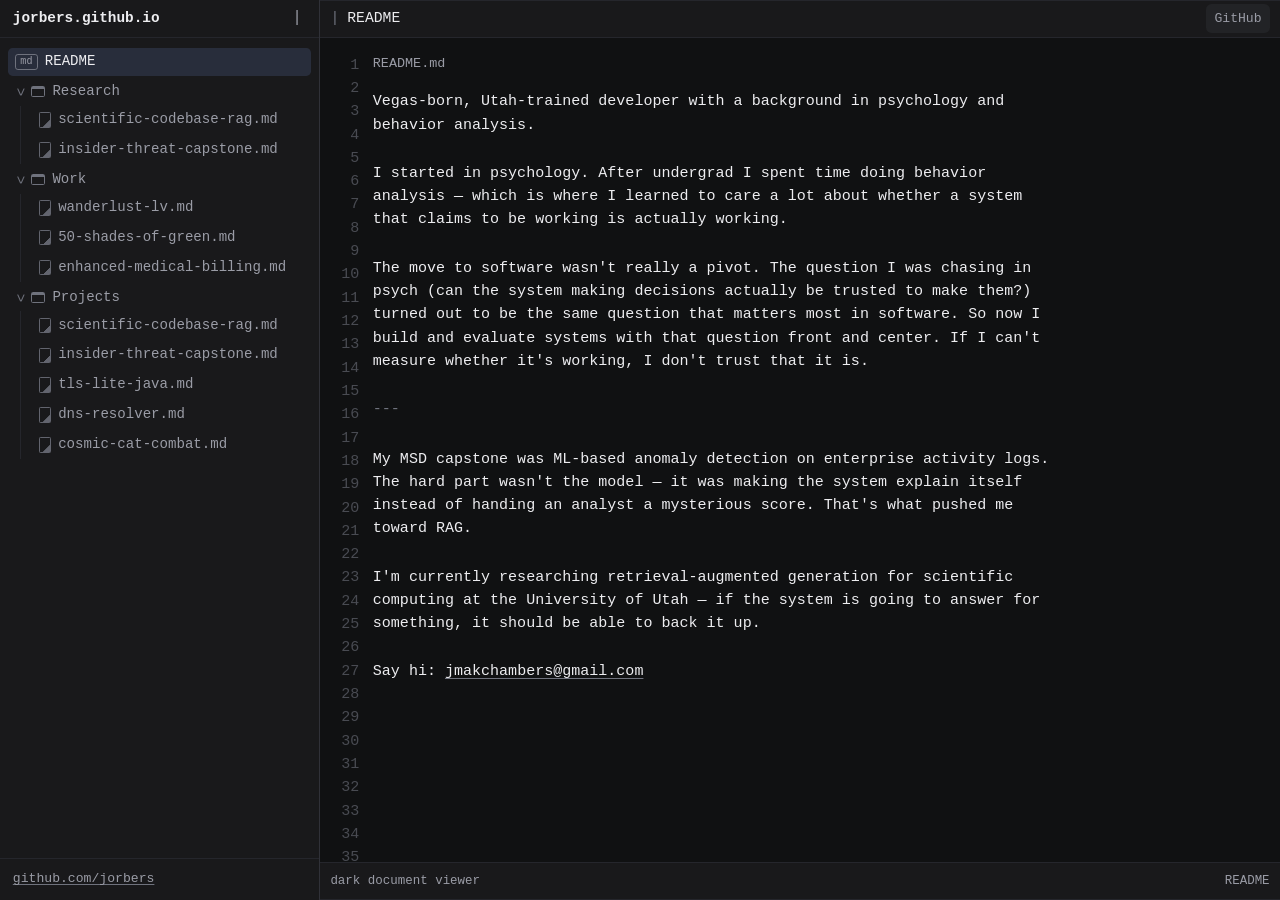
<file: index.html>
<!doctype html>
<html lang="en">
  <head>
    <meta charset="utf-8">
    <meta name="viewport" content="width=device-width, initial-scale=1">
    <meta name="description" content="README for a software developer and AI/ML researcher working on trustworthy RAG systems for scientific computing.">
    <title>README / Jordan Chambers</title>
    <link rel="stylesheet" href="styles.css">
  </head>
  <body>
    <aside class="navigator" id="navigator" aria-label="File tree">
      <header class="navigator-header">
        <a class="workspace-name" href="index.html">jorbers.github.io</a>
        <button class="icon-button sidebar-toggle" type="button" aria-label="Collapse file tree" aria-controls="navigator">
          <span aria-hidden="true">|</span>
        </button>
      </header>

      <nav class="tree">
        <div class="tree-group">
          <div class="tree-item">
            <a class="tree-link root-file active" href="index.html">
              <span class="file-icon">md</span>
              <span>README</span>
            </a>
          </div>
          <div class="tree-item">
            <details open>
              <summary><span class="folder-icon"></span>Research</summary>
              <div class="tree-group">
                <div class="tree-item"><a class="tree-link" href="research.html#rag-work">scientific-codebase-rag.md</a></div>
                <div class="tree-item"><a class="tree-link" href="research.html#capstone">insider-threat-capstone.md</a></div>
              </div>
            </details>
          </div>
          <div class="tree-item">
            <details open>
              <summary><span class="folder-icon"></span>Work</summary>
              <div class="tree-group">
                <div class="tree-item"><a class="tree-link" href="wanderlust-lv.html">wanderlust-lv.md</a></div>
                <div class="tree-item"><a class="tree-link" href="50-shades-of-green.html">50-shades-of-green.md</a></div>
                <div class="tree-item"><a class="tree-link" href="enhanced-medical-billing.html">enhanced-medical-billing.md</a></div>
              </div>
            </details>
          </div>
          <div class="tree-item">
            <details open>
              <summary><span class="folder-icon"></span>Projects</summary>
              <div class="tree-group">
                <div class="tree-item"><a class="tree-link" href="projects.html#scientific-rag">scientific-codebase-rag.md</a></div>
                <div class="tree-item"><a class="tree-link" href="projects.html#insider-threat">insider-threat-capstone.md</a></div>
                <div class="tree-item"><a class="tree-link" href="projects.html#tlslite">tls-lite-java.md</a></div>
                <div class="tree-item"><a class="tree-link" href="projects.html#dns-resolver">dns-resolver.md</a></div>
                <div class="tree-item"><a class="tree-link" href="projects.html#cosmic-cat">cosmic-cat-combat.md</a></div>
              </div>
            </details>
          </div>
        </div>
      </nav>

      <footer class="navigator-footer">
        <a href="https://github.com/jorbers">github.com/jorbers</a>
      </footer>
    </aside>

    <section class="file">
      <header class="file-header">
        <button class="icon-button sidebar-toggle title-sidebar-button" type="button" aria-label="Toggle file tree" aria-controls="navigator">
          <span aria-hidden="true">||</span>
        </button>
        <h1>README</h1>
        <a class="header-link" href="https://github.com/jorbers">GitHub</a>
      </header>

      <main class="document">
        <div class="line-rail" aria-hidden="true"></div>
        <article class="content-area">
          <p class="eyebrow">README.md</p>

          <p>Vegas-born, Utah-trained developer with a background in psychology and behavior analysis.</p>

          <p>I started in psychology. After undergrad I spent time doing behavior analysis — which is where I learned to care a lot about whether a system that claims to be working is actually working.</p>

          <p>The move to software wasn't really a pivot. The question I was chasing in psych (can the system making decisions actually be trusted to make them?) turned out to be the same question that matters most in software. So now I build and evaluate systems with that question front and center. If I can't measure whether it's working, I don't trust that it is.</p>

          <hr>

          <p>My MSD capstone was ML-based anomaly detection on enterprise activity logs. The hard part wasn't the model — it was making the system explain itself instead of handing an analyst a mysterious score. That's what pushed me toward RAG.</p>

          <p>I'm currently researching retrieval-augmented generation for scientific computing at the University of Utah — if the system is going to answer for something, it should be able to back it up.</p>

          <p>Say hi: <a href="mailto:jmakchambers@gmail.com">jmakchambers@gmail.com</a></p>
        </article>
      </main>

      <footer class="content-footer">
        <span>dark document viewer</span>
        <span>README</span>
      </footer>
    </section>

    <script src="site.js"></script>
  </body>
</html>
</file>
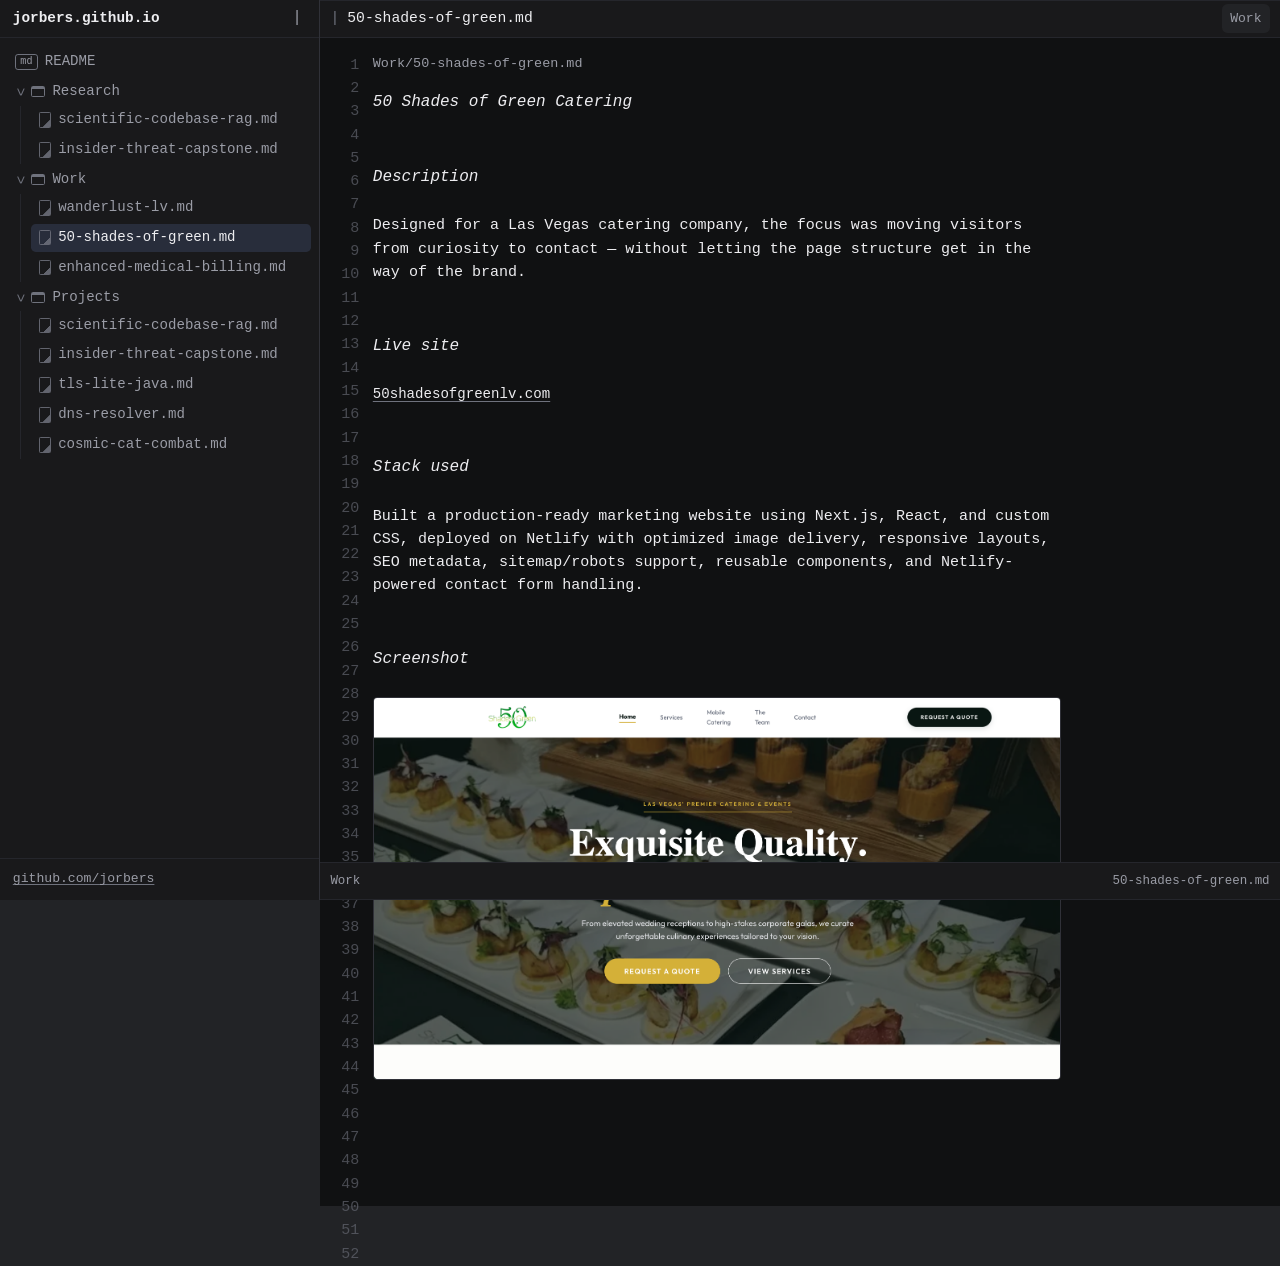
<file: 50-shades-of-green.html>
<!doctype html>
<html lang="en">
  <head>
    <meta charset="utf-8">
    <meta name="viewport" content="width=device-width, initial-scale=1">
    <meta name="description" content="Work file for the 50 Shades of Green Catering client website.">
    <title>50 Shades of Green / Work / Jordan Chambers</title>
    <link rel="stylesheet" href="styles.css">
  </head>
  <body>
    <aside class="navigator" id="navigator" aria-label="File tree">
      <header class="navigator-header">
        <a class="workspace-name" href="index.html">jorbers.github.io</a>
        <button class="icon-button sidebar-toggle" type="button" aria-label="Collapse file tree" aria-controls="navigator"><span aria-hidden="true">|</span></button>
      </header>

      <nav class="tree">
        <div class="tree-group">
          <div class="tree-item"><a class="tree-link root-file" href="index.html"><span class="file-icon">md</span><span>README</span></a></div>
          <div class="tree-item">
            <details open>
              <summary><span class="folder-icon"></span>Research</summary>
              <div class="tree-group">
                <div class="tree-item"><a class="tree-link" href="research.html#rag-work">scientific-codebase-rag.md</a></div>
                <div class="tree-item"><a class="tree-link" href="research.html#capstone">insider-threat-capstone.md</a></div>
              </div>
            </details>
          </div>
          <div class="tree-item">
            <details open>
              <summary><span class="folder-icon"></span>Work</summary>
              <div class="tree-group">
                <div class="tree-item"><a class="tree-link" href="wanderlust-lv.html">wanderlust-lv.md</a></div>
                <div class="tree-item"><a class="tree-link active" href="50-shades-of-green.html">50-shades-of-green.md</a></div>
                <div class="tree-item"><a class="tree-link" href="enhanced-medical-billing.html">enhanced-medical-billing.md</a></div>
              </div>
            </details>
          </div>
          <div class="tree-item">
            <details open>
              <summary><span class="folder-icon"></span>Projects</summary>
              <div class="tree-group">
                <div class="tree-item"><a class="tree-link" href="projects.html#scientific-rag">scientific-codebase-rag.md</a></div>
                <div class="tree-item"><a class="tree-link" href="projects.html#insider-threat">insider-threat-capstone.md</a></div>
                <div class="tree-item"><a class="tree-link" href="projects.html#tlslite">tls-lite-java.md</a></div>
                <div class="tree-item"><a class="tree-link" href="projects.html#dns-resolver">dns-resolver.md</a></div>
                <div class="tree-item"><a class="tree-link" href="projects.html#cosmic-cat">cosmic-cat-combat.md</a></div>
              </div>
            </details>
          </div>
        </div>
      </nav>

      <footer class="navigator-footer">
        <a href="https://github.com/jorbers">github.com/jorbers</a>
      </footer>
    </aside>

    <section class="file">
      <header class="file-header">
        <button class="icon-button sidebar-toggle title-sidebar-button" type="button" aria-label="Toggle file tree" aria-controls="navigator"><span aria-hidden="true">||</span></button>
        <h1>50-shades-of-green.md</h1>
        <a class="header-link" href="work.html">Work</a>
      </header>

      <main class="document">
        <div class="line-rail" aria-hidden="true"></div>
        <article class="content-area">
          <p class="eyebrow">Work/50-shades-of-green.md</p>
          <h2>50 Shades of Green Catering</h2>

          <section class="document-section">
            <h3>Description</h3>
            <p>
              Designed for a Las Vegas catering company, the focus was moving visitors from curiosity to contact — without letting the page structure get in the way of the brand.
            </p>
          </section>

          <section class="document-section">
            <h3>Live site</h3>
            <p class="links"><a href="https://50shadesofgreenlv.com">50shadesofgreenlv.com</a></p>
          </section>

          <section class="document-section">
            <h3>Stack used</h3>
            <p>
              Built a production-ready marketing website using Next.js, React, and custom CSS, deployed on Netlify with optimized image delivery, responsive layouts, SEO metadata, sitemap/robots support, reusable components, and Netlify-powered contact form handling.
            </p>
          </section>

          <section class="document-section">
            <h3>Screenshot</h3>
            <figure>
              <img src="assets/50shades-screenshot-full.png" alt="Screenshot of the 50 Shades of Green Catering website.">
            </figure>
          </section>
        </article>
      </main>

      <footer class="content-footer">
        <span>Work</span>
        <span>50-shades-of-green.md</span>
      </footer>
    </section>

    <script src="site.js"></script>
  </body>
</html>
</file>
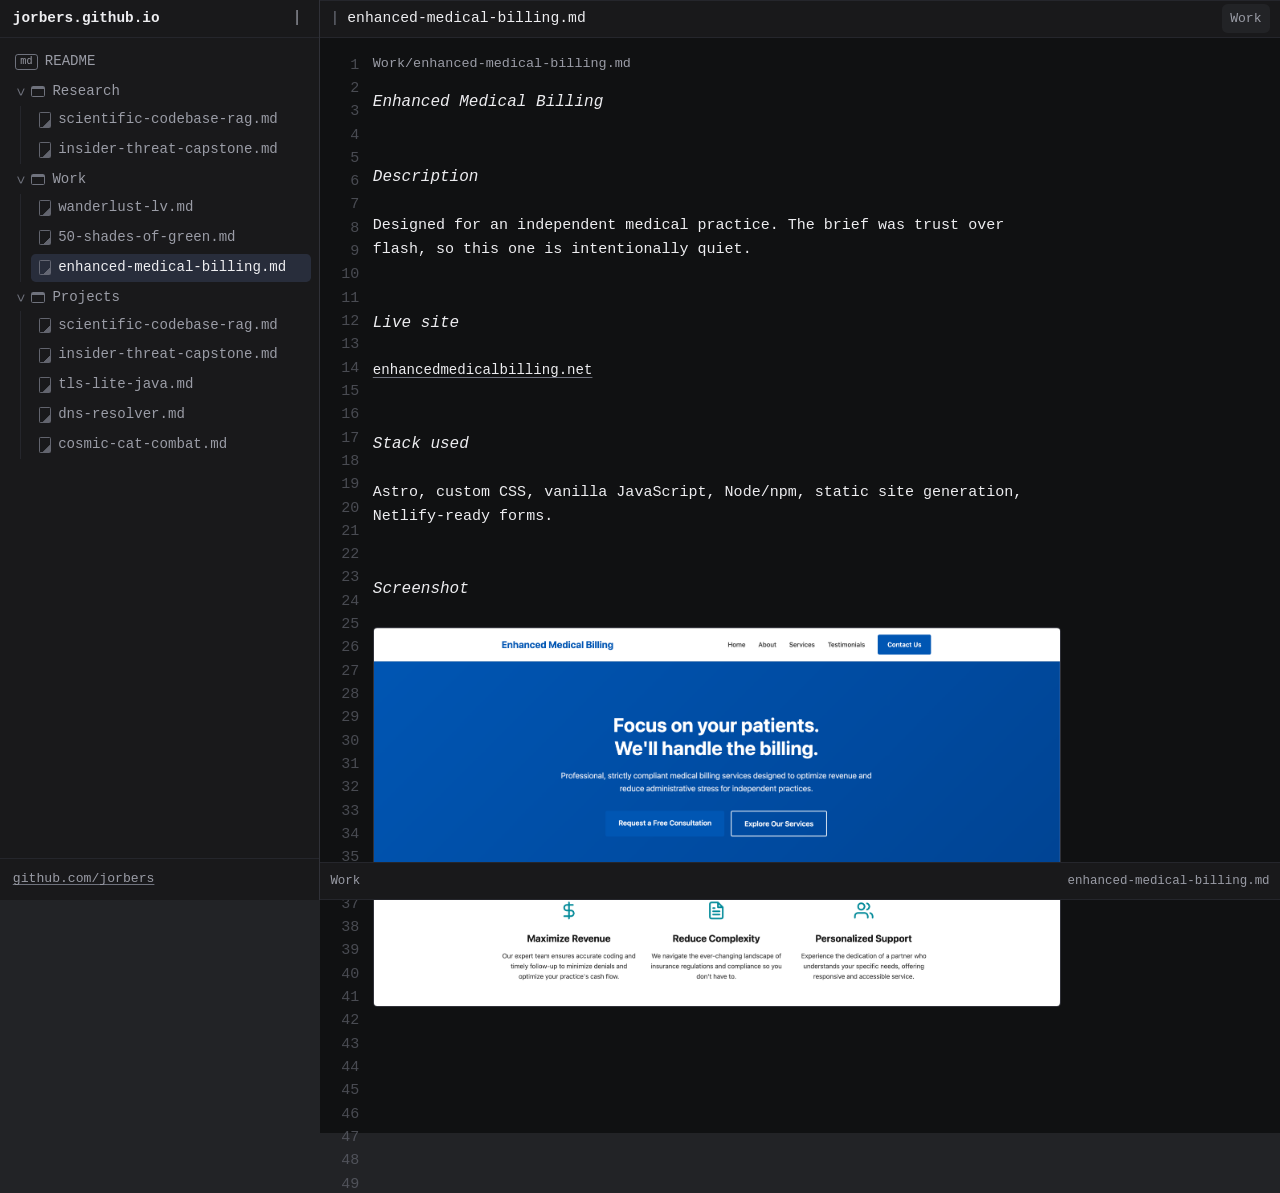
<file: enhanced-medical-billing.html>
<!doctype html>
<html lang="en">
  <head>
    <meta charset="utf-8">
    <meta name="viewport" content="width=device-width, initial-scale=1">
    <meta name="description" content="Work file for the Enhanced Medical Billing client website.">
    <title>Enhanced Medical Billing / Work / Jordan Chambers</title>
    <link rel="stylesheet" href="styles.css">
  </head>
  <body>
    <aside class="navigator" id="navigator" aria-label="File tree">
      <header class="navigator-header">
        <a class="workspace-name" href="index.html">jorbers.github.io</a>
        <button class="icon-button sidebar-toggle" type="button" aria-label="Collapse file tree" aria-controls="navigator"><span aria-hidden="true">|</span></button>
      </header>

      <nav class="tree">
        <div class="tree-group">
          <div class="tree-item"><a class="tree-link root-file" href="index.html"><span class="file-icon">md</span><span>README</span></a></div>
          <div class="tree-item">
            <details open>
              <summary><span class="folder-icon"></span>Research</summary>
              <div class="tree-group">
                <div class="tree-item"><a class="tree-link" href="research.html#rag-work">scientific-codebase-rag.md</a></div>
                <div class="tree-item"><a class="tree-link" href="research.html#capstone">insider-threat-capstone.md</a></div>
              </div>
            </details>
          </div>
          <div class="tree-item">
            <details open>
              <summary><span class="folder-icon"></span>Work</summary>
              <div class="tree-group">
                <div class="tree-item"><a class="tree-link" href="wanderlust-lv.html">wanderlust-lv.md</a></div>
                <div class="tree-item"><a class="tree-link" href="50-shades-of-green.html">50-shades-of-green.md</a></div>
                <div class="tree-item"><a class="tree-link active" href="enhanced-medical-billing.html">enhanced-medical-billing.md</a></div>
              </div>
            </details>
          </div>
          <div class="tree-item">
            <details open>
              <summary><span class="folder-icon"></span>Projects</summary>
              <div class="tree-group">
                <div class="tree-item"><a class="tree-link" href="projects.html#scientific-rag">scientific-codebase-rag.md</a></div>
                <div class="tree-item"><a class="tree-link" href="projects.html#insider-threat">insider-threat-capstone.md</a></div>
                <div class="tree-item"><a class="tree-link" href="projects.html#tlslite">tls-lite-java.md</a></div>
                <div class="tree-item"><a class="tree-link" href="projects.html#dns-resolver">dns-resolver.md</a></div>
                <div class="tree-item"><a class="tree-link" href="projects.html#cosmic-cat">cosmic-cat-combat.md</a></div>
              </div>
            </details>
          </div>
        </div>
      </nav>

      <footer class="navigator-footer">
        <a href="https://github.com/jorbers">github.com/jorbers</a>
      </footer>
    </aside>

    <section class="file">
      <header class="file-header">
        <button class="icon-button sidebar-toggle title-sidebar-button" type="button" aria-label="Toggle file tree" aria-controls="navigator"><span aria-hidden="true">||</span></button>
        <h1>enhanced-medical-billing.md</h1>
        <a class="header-link" href="work.html">Work</a>
      </header>

      <main class="document">
        <div class="line-rail" aria-hidden="true"></div>
        <article class="content-area">
          <p class="eyebrow">Work/enhanced-medical-billing.md</p>
          <h2>Enhanced Medical Billing</h2>

          <section class="document-section">
            <h3>Description</h3>
            <p>
              Designed for an independent medical practice. The brief was trust over flash, so this one is intentionally quiet.
            </p>
          </section>

          <section class="document-section">
            <h3>Live site</h3>
            <p class="links"><a href="https://enhancedmedicalbilling.net">enhancedmedicalbilling.net</a></p>
          </section>

          <section class="document-section">
            <h3>Stack used</h3>
            <p>
              Astro, custom CSS, vanilla JavaScript, Node/npm, static site generation, Netlify-ready forms.
            </p>
          </section>

          <section class="document-section">
            <h3>Screenshot</h3>
            <figure>
              <img src="assets/enhanced-medical-billing-screenshot.png" alt="Screenshot of the Enhanced Medical Billing website.">
            </figure>
          </section>
        </article>
      </main>

      <footer class="content-footer">
        <span>Work</span>
        <span>enhanced-medical-billing.md</span>
      </footer>
    </section>

    <script src="site.js"></script>
  </body>
</html>
</file>
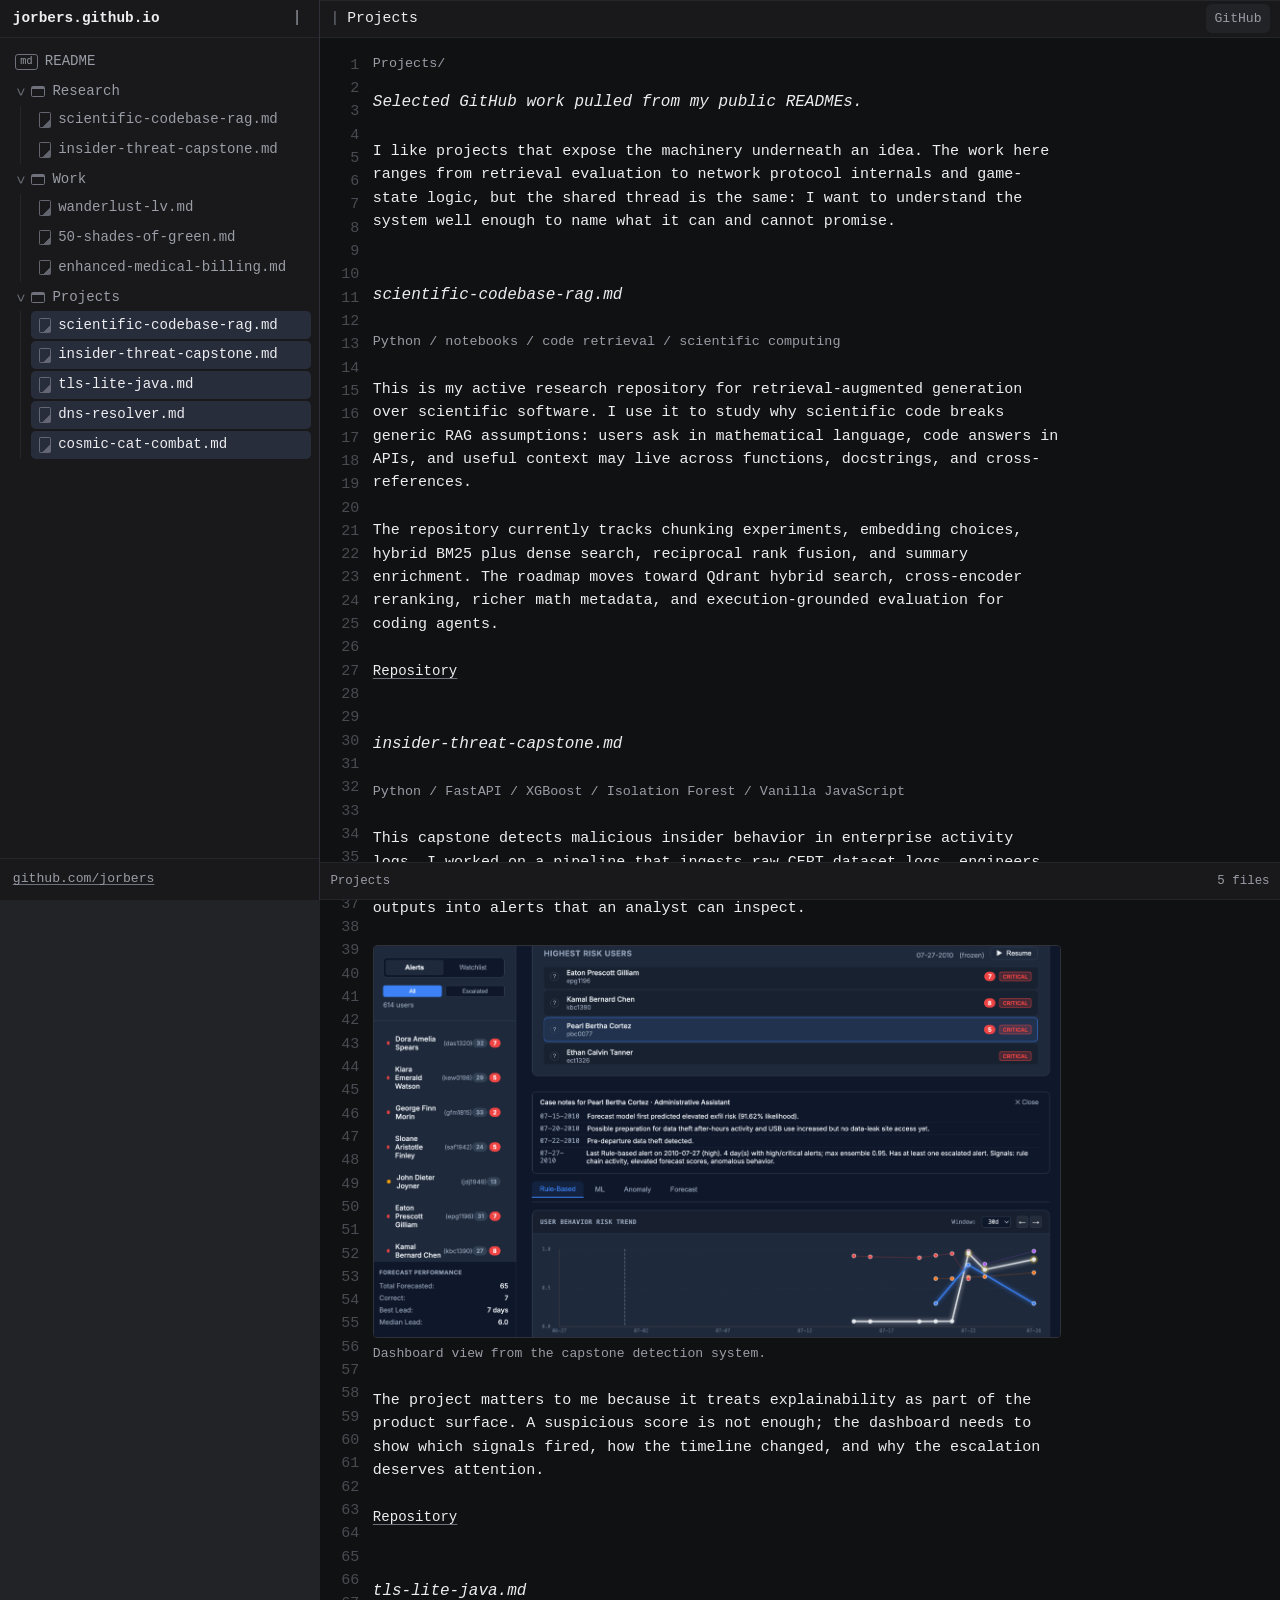
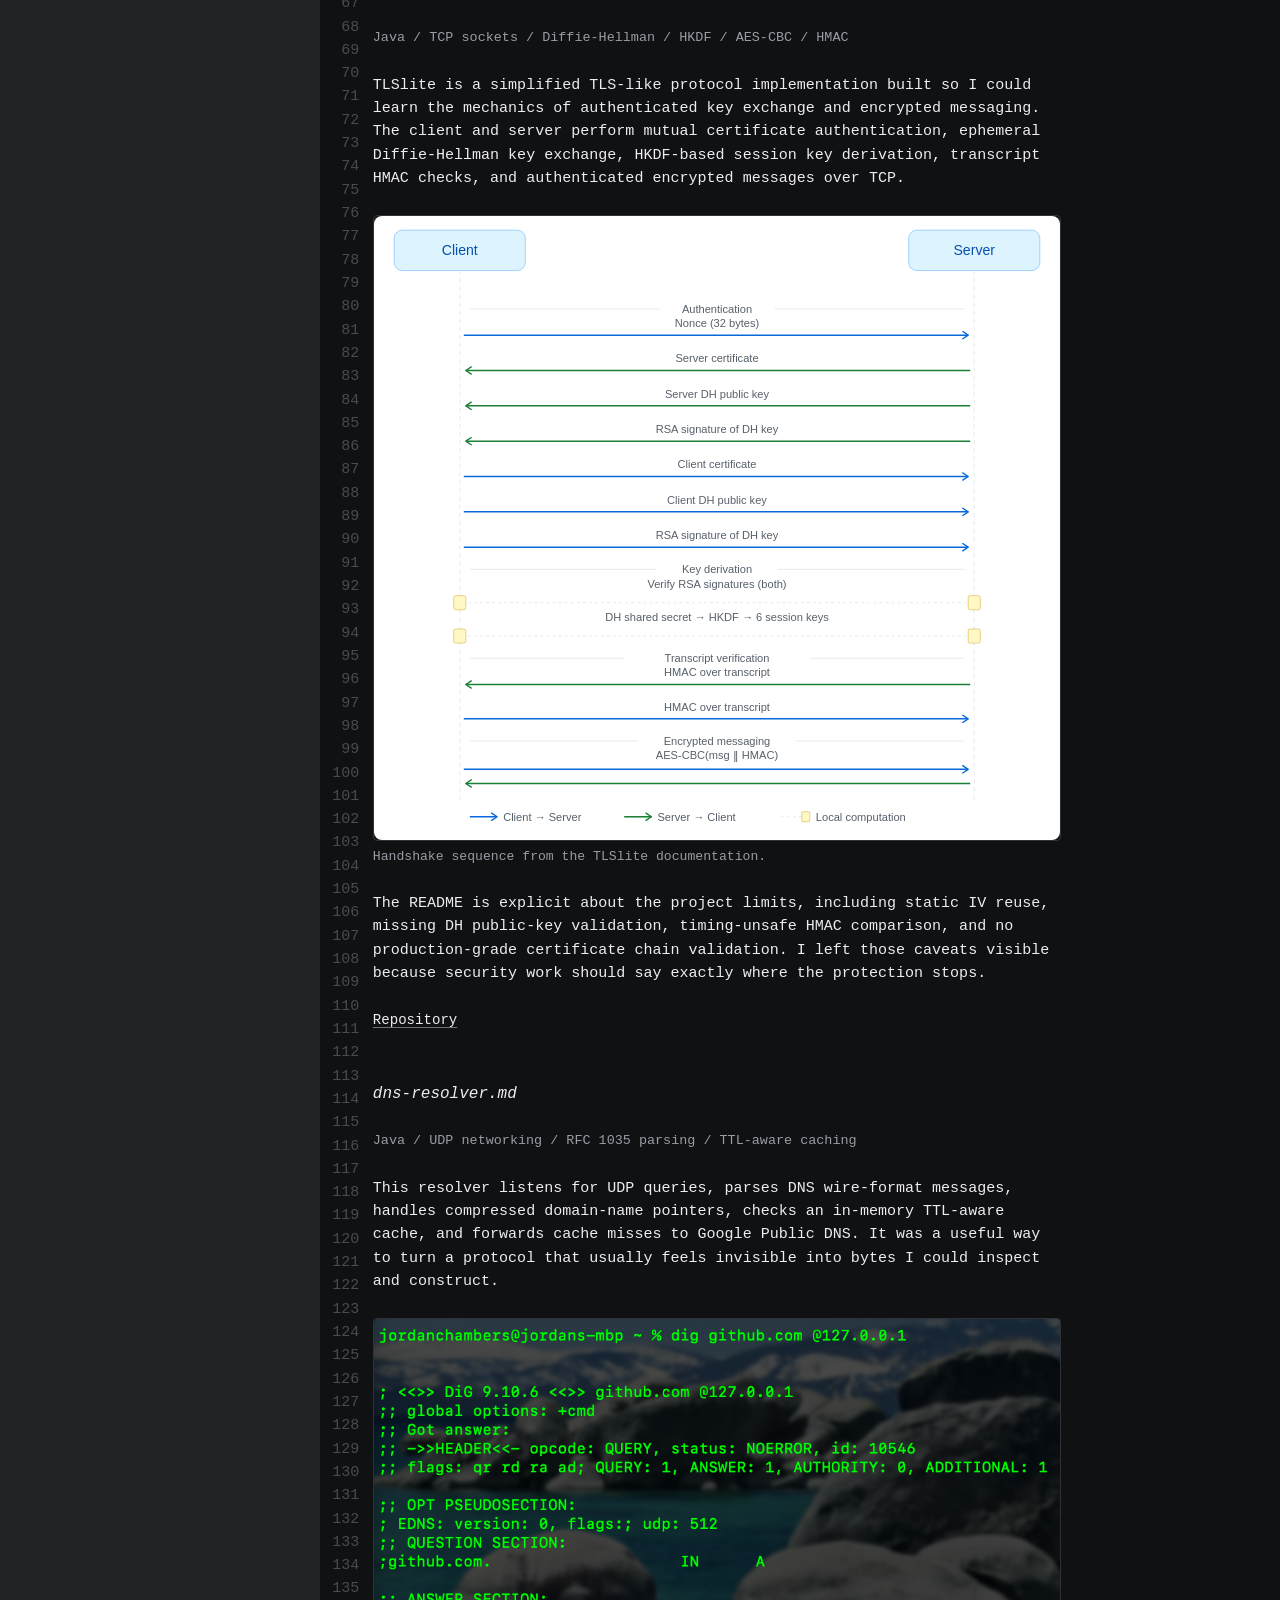
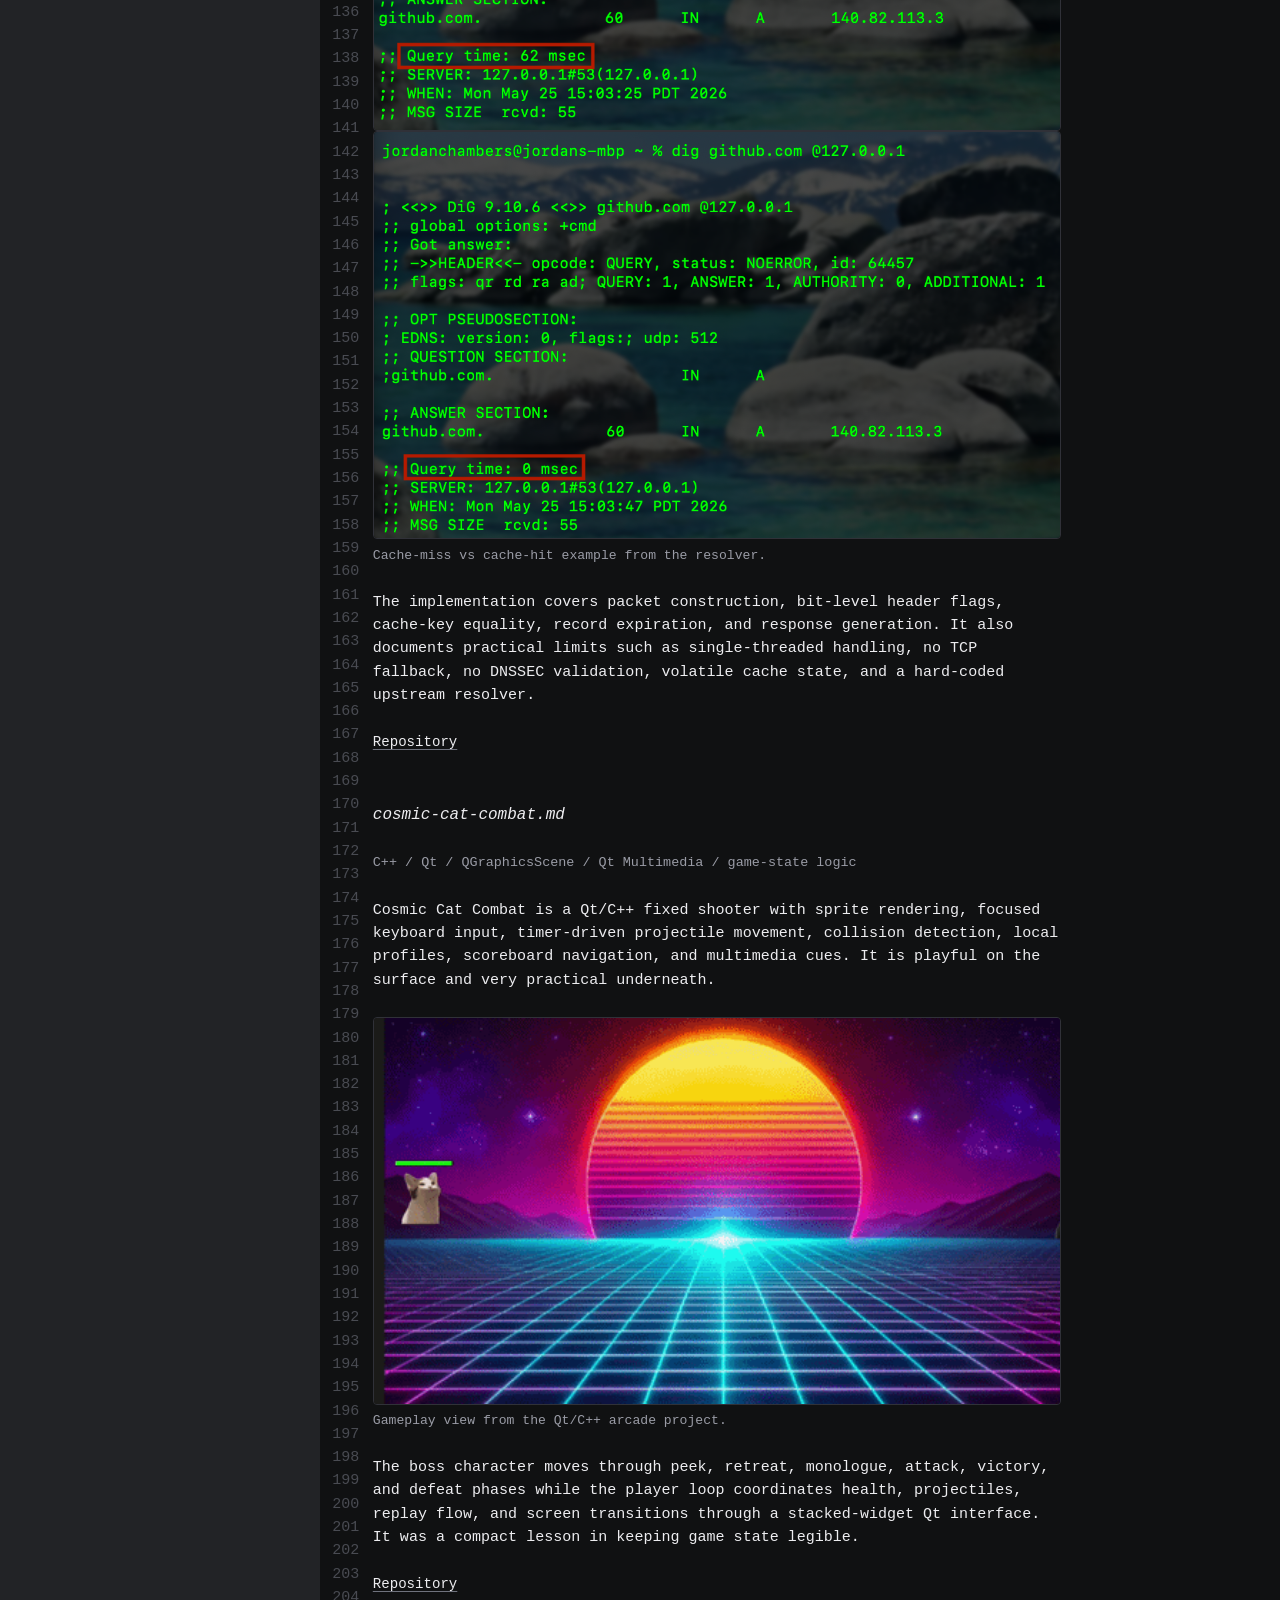
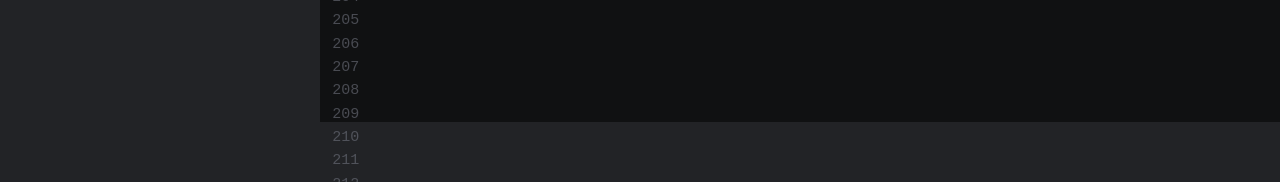
<file: projects.html>
<!doctype html>
<html lang="en">
  <head>
    <meta charset="utf-8">
    <meta name="viewport" content="width=device-width, initial-scale=1">
    <meta name="description" content="Selected GitHub projects from public READMEs.">
    <title>Projects / Jordan Chambers</title>
    <link rel="stylesheet" href="styles.css">
  </head>
  <body>
    <aside class="navigator" id="navigator" aria-label="File tree">
      <header class="navigator-header">
        <a class="workspace-name" href="index.html">jorbers.github.io</a>
        <button class="icon-button sidebar-toggle" type="button" aria-label="Collapse file tree" aria-controls="navigator"><span aria-hidden="true">|</span></button>
      </header>

      <nav class="tree">
        <div class="tree-group">
          <div class="tree-item"><a class="tree-link root-file" href="index.html"><span class="file-icon">md</span><span>README</span></a></div>
          <div class="tree-item">
            <details open>
              <summary><span class="folder-icon"></span>Research</summary>
              <div class="tree-group">
                <div class="tree-item"><a class="tree-link" href="research.html#rag-work">scientific-codebase-rag.md</a></div>
                <div class="tree-item"><a class="tree-link" href="research.html#capstone">insider-threat-capstone.md</a></div>
              </div>
            </details>
          </div>
          <div class="tree-item">
            <details open>
              <summary><span class="folder-icon"></span>Work</summary>
              <div class="tree-group">
                <div class="tree-item"><a class="tree-link" href="wanderlust-lv.html">wanderlust-lv.md</a></div>
                <div class="tree-item"><a class="tree-link" href="50-shades-of-green.html">50-shades-of-green.md</a></div>
                <div class="tree-item"><a class="tree-link" href="enhanced-medical-billing.html">enhanced-medical-billing.md</a></div>
              </div>
            </details>
          </div>
          <div class="tree-item">
            <details open>
              <summary><span class="folder-icon"></span>Projects</summary>
              <div class="tree-group">
                <div class="tree-item"><a class="tree-link active" href="projects.html#scientific-rag">scientific-codebase-rag.md</a></div>
                <div class="tree-item"><a class="tree-link active" href="projects.html#insider-threat">insider-threat-capstone.md</a></div>
                <div class="tree-item"><a class="tree-link active" href="projects.html#tlslite">tls-lite-java.md</a></div>
                <div class="tree-item"><a class="tree-link active" href="projects.html#dns-resolver">dns-resolver.md</a></div>
                <div class="tree-item"><a class="tree-link active" href="projects.html#cosmic-cat">cosmic-cat-combat.md</a></div>
              </div>
            </details>
          </div>
        </div>
      </nav>

      <footer class="navigator-footer">
        <a href="https://github.com/jorbers">github.com/jorbers</a>
      </footer>
    </aside>

    <section class="file">
      <header class="file-header">
        <button class="icon-button sidebar-toggle title-sidebar-button" type="button" aria-label="Toggle file tree" aria-controls="navigator"><span aria-hidden="true">||</span></button>
        <h1>Projects</h1>
        <a class="header-link" href="https://github.com/jorbers">GitHub</a>
      </header>

      <main class="document">
        <div class="line-rail" aria-hidden="true"></div>
        <article class="content-area">
          <p class="eyebrow">Projects/</p>
          <h2>Selected GitHub work pulled from my public READMEs.</h2>
          <p>
            I like projects that expose the machinery underneath an idea. The work here ranges from retrieval evaluation to network protocol internals and game-state logic, but the shared thread is the same: I want to understand the system well enough to name what it can and cannot promise.
          </p>

          <section id="scientific-rag" class="document-section">
            <h3>scientific-codebase-rag.md</h3>
            <p class="meta">Python / notebooks / code retrieval / scientific computing</p>
            <p>
              This is my active research repository for retrieval-augmented generation over scientific software. I use it to study why scientific code breaks generic RAG assumptions: users ask in mathematical language, code answers in APIs, and useful context may live across functions, docstrings, and cross-references.
            </p>
            <p>
              The repository currently tracks chunking experiments, embedding choices, hybrid BM25 plus dense search, reciprocal rank fusion, and summary enrichment. The roadmap moves toward Qdrant hybrid search, cross-encoder reranking, richer math metadata, and execution-grounded evaluation for coding agents.
            </p>
            <p class="links"><a href="https://github.com/jorbers/scientific-codebase-rag">Repository</a></p>
          </section>

          <section id="insider-threat" class="document-section">
            <h3>insider-threat-capstone.md</h3>
            <p class="meta">Python / FastAPI / XGBoost / Isolation Forest / Vanilla JavaScript</p>
            <p>
              This capstone detects malicious insider behavior in enterprise activity logs. I worked on a pipeline that ingests raw CERT dataset logs, engineers daily behavioral features, simulates time day by day, and fuses detector outputs into alerts that an analyst can inspect.
            </p>
            <figure>
              <img src="assets/capstone-dashboard.png" alt="Dashboard from the insider threat detection project.">
              <figcaption>Dashboard view from the capstone detection system.</figcaption>
            </figure>
            <p>
              The project matters to me because it treats explainability as part of the product surface. A suspicious score is not enough; the dashboard needs to show which signals fired, how the timeline changed, and why the escalation deserves attention.
            </p>
            <p class="links"><a href="https://github.com/jorbers/insider-threat-capstone">Repository</a></p>
          </section>

          <section id="tlslite" class="document-section">
            <h3>tls-lite-java.md</h3>
            <p class="meta">Java / TCP sockets / Diffie-Hellman / HKDF / AES-CBC / HMAC</p>
            <p>
              TLSlite is a simplified TLS-like protocol implementation built so I could learn the mechanics of authenticated key exchange and encrypted messaging. The client and server perform mutual certificate authentication, ephemeral Diffie-Hellman key exchange, HKDF-based session key derivation, transcript HMAC checks, and authenticated encrypted messages over TCP.
            </p>
            <figure>
              <img src="assets/tls-handshake.svg" alt="Handshake sequence diagram from the TLSlite project.">
              <figcaption>Handshake sequence from the TLSlite documentation.</figcaption>
            </figure>
            <p>
              The README is explicit about the project limits, including static IV reuse, missing DH public-key validation, timing-unsafe HMAC comparison, and no production-grade certificate chain validation. I left those caveats visible because security work should say exactly where the protection stops.
            </p>
            <p class="links"><a href="https://github.com/jorbers/tls-lite-java">Repository</a></p>
          </section>

          <section id="dns-resolver" class="document-section">
            <h3>dns-resolver.md</h3>
            <p class="meta">Java / UDP networking / RFC 1035 parsing / TTL-aware caching</p>
            <p>
              This resolver listens for UDP queries, parses DNS wire-format messages, handles compressed domain-name pointers, checks an in-memory TTL-aware cache, and forwards cache misses to Google Public DNS. It was a useful way to turn a protocol that usually feels invisible into bytes I could inspect and construct.
            </p>
            <figure>
              <img src="assets/cache-miss-github.png" alt="Terminal output showing a DNS cache miss.">
              <img src="assets/cache-hit-github.png" alt="Terminal output showing a DNS cache hit.">
              <figcaption>Cache-miss vs cache-hit example from the resolver.</figcaption>
            </figure>
            <p>
              The implementation covers packet construction, bit-level header flags, cache-key equality, record expiration, and response generation. It also documents practical limits such as single-threaded handling, no TCP fallback, no DNSSEC validation, volatile cache state, and a hard-coded upstream resolver.
            </p>
            <p class="links"><a href="https://github.com/jorbers/dns-resolver">Repository</a></p>
          </section>

          <section id="cosmic-cat" class="document-section">
            <h3>cosmic-cat-combat.md</h3>
            <p class="meta">C++ / Qt / QGraphicsScene / Qt Multimedia / game-state logic</p>
            <p>
              Cosmic Cat Combat is a Qt/C++ fixed shooter with sprite rendering, focused keyboard input, timer-driven projectile movement, collision detection, local profiles, scoreboard navigation, and multimedia cues. It is playful on the surface and very practical underneath.
            </p>
            <figure>
              <img src="assets/CCC-win-lose-gameplay.gif" alt="Gameplay from Cosmic Cat Combat.">
              <figcaption>Gameplay view from the Qt/C++ arcade project.</figcaption>
            </figure>
            <p>
              The boss character moves through peek, retreat, monologue, attack, victory, and defeat phases while the player loop coordinates health, projectiles, replay flow, and screen transitions through a stacked-widget Qt interface. It was a compact lesson in keeping game state legible.
            </p>
            <p class="links"><a href="https://github.com/jorbers/cosmic-cat-combat">Repository</a></p>
          </section>
        </article>
      </main>

      <footer class="content-footer">
        <span>Projects</span>
        <span>5 files</span>
      </footer>
    </section>

    <script src="site.js"></script>
  </body>
</html>
</file>
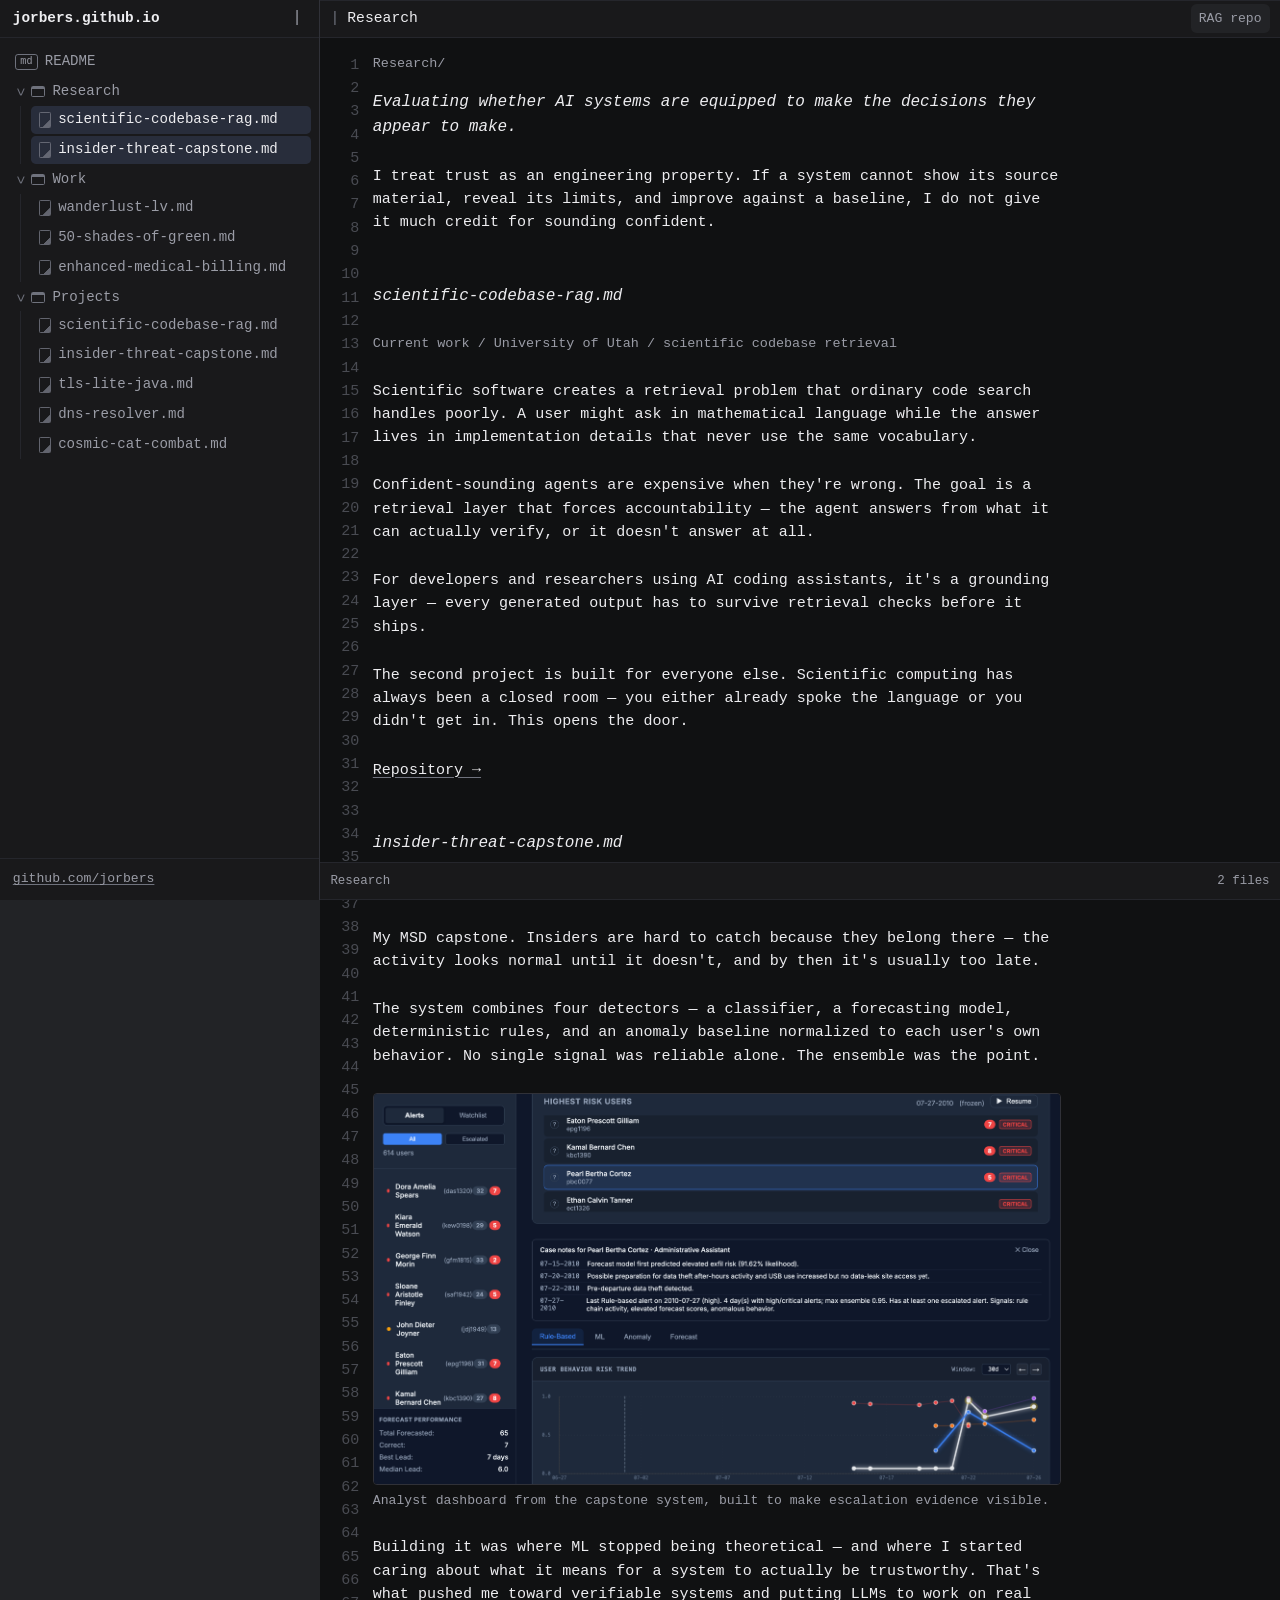
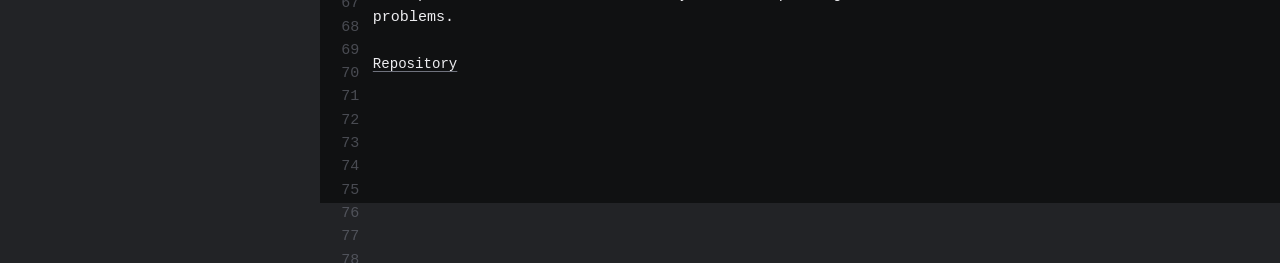
<file: research.html>
<!doctype html>
<html lang="en">
  <head>
    <meta charset="utf-8">
    <meta name="viewport" content="width=device-width, initial-scale=1">
    <meta name="description" content="Research notes on trustworthy RAG, scientific computing, and anomaly detection.">
    <title>Research / Jordan Chambers</title>
    <link rel="stylesheet" href="styles.css">
  </head>
  <body>
    <aside class="navigator" id="navigator" aria-label="File tree">
      <header class="navigator-header">
        <a class="workspace-name" href="index.html">jorbers.github.io</a>
        <button class="icon-button sidebar-toggle" type="button" aria-label="Collapse file tree" aria-controls="navigator"><span aria-hidden="true">|</span></button>
      </header>

      <nav class="tree">
        <div class="tree-group">
          <div class="tree-item"><a class="tree-link root-file" href="index.html"><span class="file-icon">md</span><span>README</span></a></div>
          <div class="tree-item">
            <details open>
              <summary><span class="folder-icon"></span>Research</summary>
              <div class="tree-group">
                <div class="tree-item"><a class="tree-link active" href="research.html#rag-work">scientific-codebase-rag.md</a></div>
                <div class="tree-item"><a class="tree-link active" href="research.html#capstone">insider-threat-capstone.md</a></div>
              </div>
            </details>
          </div>
          <div class="tree-item">
            <details open>
              <summary><span class="folder-icon"></span>Work</summary>
              <div class="tree-group">
                <div class="tree-item"><a class="tree-link" href="wanderlust-lv.html">wanderlust-lv.md</a></div>
                <div class="tree-item"><a class="tree-link" href="50-shades-of-green.html">50-shades-of-green.md</a></div>
                <div class="tree-item"><a class="tree-link" href="enhanced-medical-billing.html">enhanced-medical-billing.md</a></div>
              </div>
            </details>
          </div>
          <div class="tree-item">
            <details open>
              <summary><span class="folder-icon"></span>Projects</summary>
              <div class="tree-group">
                <div class="tree-item"><a class="tree-link" href="projects.html#scientific-rag">scientific-codebase-rag.md</a></div>
                <div class="tree-item"><a class="tree-link" href="projects.html#insider-threat">insider-threat-capstone.md</a></div>
                <div class="tree-item"><a class="tree-link" href="projects.html#tlslite">tls-lite-java.md</a></div>
                <div class="tree-item"><a class="tree-link" href="projects.html#dns-resolver">dns-resolver.md</a></div>
                <div class="tree-item"><a class="tree-link" href="projects.html#cosmic-cat">cosmic-cat-combat.md</a></div>
              </div>
            </details>
          </div>
        </div>
      </nav>

      <footer class="navigator-footer">
        <a href="https://github.com/jorbers">github.com/jorbers</a>
      </footer>
    </aside>

    <section class="file">
      <header class="file-header">
        <button class="icon-button sidebar-toggle title-sidebar-button" type="button" aria-label="Toggle file tree" aria-controls="navigator"><span aria-hidden="true">||</span></button>
        <h1>Research</h1>
        <a class="header-link" href="https://github.com/jorbers/scientific-codebase-rag">RAG repo</a>
      </header>

      <main class="document">
        <div class="line-rail" aria-hidden="true"></div>
        <article class="content-area">
          <p class="eyebrow">Research/</p>
          <h2>Evaluating whether AI systems are equipped to make the decisions they appear to make.</h2>
          <p>
            I treat trust as an engineering property. If a system cannot show its source material, reveal its limits, and improve against a baseline, I do not give it much credit for sounding confident.
          </p>
          <section id="rag-work" class="document-section">
            <h3>scientific-codebase-rag.md</h3>
            <p class="meta">Current work / University of Utah / scientific codebase retrieval</p>
            <p>
              Scientific software creates a retrieval problem that ordinary code search handles poorly. 
              A user might ask in mathematical language while the answer lives in implementation details 
              that never use the same vocabulary.
            </p>
            <p>
              Confident-sounding agents are expensive when they're wrong. The goal is a retrieval layer 
              that forces accountability — the agent answers from what it can actually verify, or it 
              doesn't answer at all.
            </p>
            <p>
              For developers and researchers using AI coding assistants, it's a grounding layer — 
              every generated output has to survive retrieval checks before it ships.
            </p>
            <p>
              The second project is built for everyone else. Scientific computing has always been a 
              closed room — you either already spoke the language or you didn't get in. This opens 
              the door.
            </p>
            <p>
              <a href="https://github.com/jorbers/scientific-codebase-rag">Repository →</a>
            </p>
          </section>

          <section id="capstone" class="document-section">
            <h3>insider-threat-capstone.md</h3>
            <p class="meta">MSD capstone / CERT Insider Threat Dataset / behavioral activity logs</p>
            <p>
              My MSD capstone. Insiders are hard to catch because they belong there — the activity looks normal until it doesn't, and by then it's usually too late.
            </p>
            <p>
              The system combines four detectors — a classifier, a forecasting model, deterministic rules, and an anomaly baseline normalized to each user's own behavior. No single signal was reliable alone. The ensemble was the point.
            </p>
            <figure>
              <img src="assets/capstone-dashboard.png" alt="Dashboard view from the insider threat detection capstone.">
              <figcaption>Analyst dashboard from the capstone system, built to make escalation evidence visible.</figcaption>
            </figure>
            <p>
              Building it was where ML stopped being theoretical — and where I started caring about what it means for a system to actually be trustworthy. That's what pushed me toward verifiable systems and putting LLMs to work on real problems.
            </p>
            <p class="links"><a href="https://github.com/jorbers/insider-threat-capstone">Repository</a></p>
          </section>
        </article>
      </main>

      <footer class="content-footer">
        <span>Research</span>
        <span>2 files</span>
      </footer>
    </section>

    <script src="site.js"></script>
  </body>
</html>
</file>
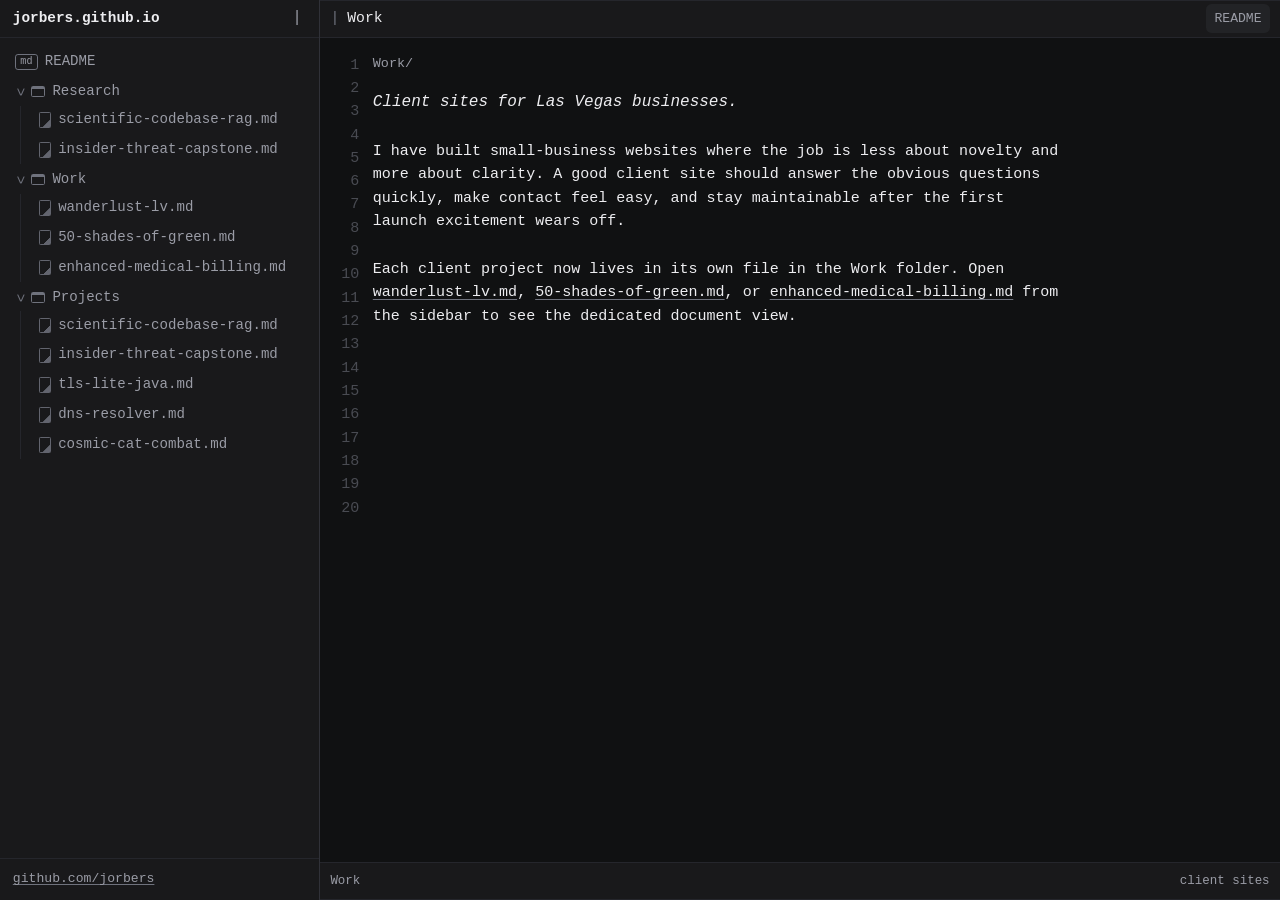
<file: work.html>
<!doctype html>
<html lang="en">
  <head>
    <meta charset="utf-8">
    <meta name="viewport" content="width=device-width, initial-scale=1">
    <meta name="description" content="Client website work for Las Vegas businesses.">
    <title>Work / Jordan Chambers</title>
    <link rel="stylesheet" href="styles.css">
  </head>
  <body>
    <aside class="navigator" id="navigator" aria-label="File tree">
      <header class="navigator-header">
        <a class="workspace-name" href="index.html">jorbers.github.io</a>
        <button class="icon-button sidebar-toggle" type="button" aria-label="Collapse file tree" aria-controls="navigator"><span aria-hidden="true">|</span></button>
      </header>

      <nav class="tree">
        <div class="tree-group">
          <div class="tree-item"><a class="tree-link root-file" href="index.html"><span class="file-icon">md</span><span>README</span></a></div>
          <div class="tree-item">
            <details open>
              <summary><span class="folder-icon"></span>Research</summary>
              <div class="tree-group">
                <div class="tree-item"><a class="tree-link" href="research.html#rag-work">scientific-codebase-rag.md</a></div>
                <div class="tree-item"><a class="tree-link" href="research.html#capstone">insider-threat-capstone.md</a></div>
              </div>
            </details>
          </div>
          <div class="tree-item">
            <details open>
              <summary><span class="folder-icon"></span>Work</summary>
              <div class="tree-group">
                <div class="tree-item"><a class="tree-link" href="wanderlust-lv.html">wanderlust-lv.md</a></div>
                <div class="tree-item"><a class="tree-link" href="50-shades-of-green.html">50-shades-of-green.md</a></div>
                <div class="tree-item"><a class="tree-link" href="enhanced-medical-billing.html">enhanced-medical-billing.md</a></div>
              </div>
            </details>
          </div>
          <div class="tree-item">
            <details open>
              <summary><span class="folder-icon"></span>Projects</summary>
              <div class="tree-group">
                <div class="tree-item"><a class="tree-link" href="projects.html#scientific-rag">scientific-codebase-rag.md</a></div>
                <div class="tree-item"><a class="tree-link" href="projects.html#insider-threat">insider-threat-capstone.md</a></div>
                <div class="tree-item"><a class="tree-link" href="projects.html#tlslite">tls-lite-java.md</a></div>
                <div class="tree-item"><a class="tree-link" href="projects.html#dns-resolver">dns-resolver.md</a></div>
                <div class="tree-item"><a class="tree-link" href="projects.html#cosmic-cat">cosmic-cat-combat.md</a></div>
              </div>
            </details>
          </div>
        </div>
      </nav>

      <footer class="navigator-footer">
        <a href="https://github.com/jorbers">github.com/jorbers</a>
      </footer>
    </aside>

    <section class="file">
      <header class="file-header">
        <button class="icon-button sidebar-toggle title-sidebar-button" type="button" aria-label="Toggle file tree" aria-controls="navigator"><span aria-hidden="true">||</span></button>
        <h1>Work</h1>
        <a class="header-link" href="index.html">README</a>
      </header>

      <main class="document">
        <div class="line-rail" aria-hidden="true"></div>
        <article class="content-area">
          <p class="eyebrow">Work/</p>
          <h2>Client sites for Las Vegas businesses.</h2>
          <p>
            I have built small-business websites where the job is less about novelty and more about clarity. A good client site should answer the obvious questions quickly, make contact feel easy, and stay maintainable after the first launch excitement wears off.
          </p>
          <p>
            Each client project now lives in its own file in the Work folder. Open <a href="wanderlust-lv.html">wanderlust-lv.md</a>, <a href="50-shades-of-green.html">50-shades-of-green.md</a>, or <a href="enhanced-medical-billing.html">enhanced-medical-billing.md</a> from the sidebar to see the dedicated document view.
          </p>
        </article>
      </main>

      <footer class="content-footer">
        <span>Work</span>
        <span>client sites</span>
      </footer>
    </section>

    <script src="site.js"></script>
  </body>
</html>
</file>
<file: styles.css>
:root {
  color-scheme: dark;
  --bg: #111113;
  --panel: #19191b;
  --panel-2: #222326;
  --paper: #101112;
  --paper-soft: #151619;
  --text: #ededf0;
  --muted: #9a9ca6;
  --muted-2: #6f727d;
  --border: #303138;
  --border-soft: #25262c;
  --accent: #86a8ff;
  --accent-soft: rgba(134, 168, 255, 0.14);
  --sidebar: 20rem;
  --chrome: 2.35rem;
  --measure: 43rem;
  --font-mono: "SFMono-Regular", "SF Mono", ui-monospace, "Cascadia Code", "Liberation Mono", Menlo, Consolas, monospace;
}

* {
  box-sizing: border-box;
}

html {
  min-height: 100%;
  background: var(--panel-2);
  color: var(--text);
  font-family: var(--font-mono);
  font-size: 16px;
}

body {
  margin: 0;
  min-height: 100vh;
  background: var(--panel-2);
  color: var(--text);
  line-height: 1.55;
}

a {
  color: inherit;
  text-decoration-color: var(--muted-2);
  text-underline-offset: 0.18em;
}

a:hover,
a:focus {
  color: var(--accent);
  text-decoration-color: var(--accent);
}

button,
input {
  font: inherit;
}

.navigator {
  position: fixed;
  inset: 0 auto 0 0;
  z-index: 10;
  display: flex;
  width: var(--sidebar);
  flex-direction: column;
  overflow: hidden;
  border-right: 1px solid var(--border);
  background: var(--panel);
  transition: transform 180ms ease;
}

body.navigator-closed .navigator {
  transform: translateX(calc(var(--sidebar) * -1));
}

.navigator-header,
.file-header,
.content-footer {
  min-height: var(--chrome);
  border-bottom: 1px solid var(--border-soft);
  background: var(--panel);
}

.navigator-header {
  display: flex;
  align-items: center;
  gap: 0.5rem;
  padding: 0 0.55rem 0 0.8rem;
}

.workspace-name {
  min-width: 0;
  flex: 1;
  overflow: hidden;
  color: var(--text);
  font-size: 0.9rem;
  font-weight: 700;
  text-decoration: none;
  text-overflow: ellipsis;
  white-space: nowrap;
}

.icon-button {
  display: inline-grid;
  width: 1.65rem;
  height: 1.65rem;
  place-items: center;
  border: 0;
  border-radius: 0.35rem;
  background: transparent;
  color: var(--muted);
}

.icon-button:hover,
.icon-button:focus {
  background: var(--panel-2);
  color: var(--text);
  cursor: pointer;
}

.tree {
  flex: 1;
  overflow: auto;
  padding: 0.65rem 0.5rem 1rem;
  font-size: 0.88rem;
}

.tree-group {
  margin: 0;
  padding: 0;
}

.tree details .tree-group {
  margin-left: 0.75rem;
  padding-left: 0.65rem;
  border-left: 1px solid var(--border-soft);
}

.tree-item + .tree-item {
  margin-top: 0.12rem;
}

.tree summary {
  display: flex;
  align-items: center;
  gap: 0.45rem;
  min-height: 1.75rem;
  padding: 0 0.45rem;
  border-radius: 0.3rem;
  color: var(--muted);
  list-style: none;
}

.tree summary::-webkit-details-marker {
  display: none;
}

.tree summary::before {
  content: ">";
  color: var(--muted-2);
  transform: rotate(0deg);
}

.tree details[open] > summary::before {
  transform: rotate(90deg);
}

.tree summary:hover {
  background: var(--panel-2);
  color: var(--text);
  cursor: pointer;
}

.tree-link {
  display: flex;
  align-items: center;
  gap: 0.45rem;
  min-height: 1.75rem;
  overflow: hidden;
  padding: 0 0.45rem;
  border-radius: 0.3rem;
  color: var(--muted);
  text-decoration: none;
  text-overflow: ellipsis;
  white-space: nowrap;
}

.tree-link::before {
  content: "";
  width: 0.65rem;
  height: 0.85rem;
  border: 1px solid var(--muted-2);
  border-radius: 0.08rem;
  background: linear-gradient(135deg, transparent 0 70%, var(--muted-2) 71% 100%);
  opacity: 0.85;
}

.tree-link.root-file::before {
  content: none;
}

.tree-link:hover,
.tree-link:focus,
.tree-link.active {
  background: var(--accent-soft);
  color: var(--text);
}

.file-icon {
  display: inline-grid;
  min-width: 1.4rem;
  height: 1rem;
  place-items: center;
  border: 1px solid var(--muted-2);
  border-radius: 0.18rem;
  color: var(--muted);
  font-size: 0.63rem;
  line-height: 1;
}

.folder-icon {
  width: 0.9rem;
  height: 0.68rem;
  border: 1px solid var(--muted-2);
  border-radius: 0.1rem;
  background: linear-gradient(to bottom, var(--muted-2) 0 0.14rem, transparent 0.14rem);
}

.navigator-footer {
  padding: 0.65rem 0.8rem;
  border-top: 1px solid var(--border-soft);
  color: var(--muted);
  font-size: 0.82rem;
}

.file {
  min-height: 100vh;
  padding-top: var(--chrome);
  padding-bottom: var(--chrome);
  background: var(--paper);
  transition: margin-left 180ms ease;
}

@media (min-width: 780px) {
  .file {
    margin-left: var(--sidebar);
  }

  body.navigator-closed .file {
    margin-left: 0;
  }
}

.file-header {
  position: fixed;
  inset: 0 0 auto 0;
  z-index: 7;
  display: flex;
  align-items: center;
  gap: 0.5rem;
  padding: 0 0.65rem;
  border-top: 1px solid var(--border-soft);
  transition: left 180ms ease;
}

@media (min-width: 780px) {
  .file-header {
    left: var(--sidebar);
  }

  body.navigator-closed .file-header {
    left: 0;
  }
}

.title-sidebar-button {
  display: none;
}

body.navigator-closed .title-sidebar-button {
  display: inline-grid;
}

.file-header h1 {
  margin: 0;
  flex: 1;
  color: var(--text);
  font-size: 0.92rem;
  font-weight: 500;
}

.file-header h1::before {
  content: "|";
  margin-right: 0.5rem;
  color: var(--muted-2);
}

.header-link {
  padding: 0.28rem 0.5rem;
  border-radius: 0.35rem;
  background: var(--panel-2);
  color: var(--muted);
  font-size: 0.82rem;
  text-decoration: none;
}

.header-link:hover,
.header-link:focus {
  background: var(--accent-soft);
  color: var(--text);
}

.document {
  position: relative;
  min-height: calc(100vh - (var(--chrome) * 2));
  padding: 1rem 1rem 4rem 3.3rem;
  background: var(--paper);
  color: var(--text);
  font-size: 0.94rem;
}

.line-rail {
  position: absolute;
  top: 1rem;
  left: 0.35rem;
  width: 2.1rem;
  overflow: hidden;
  color: var(--muted-2);
  font-variant-numeric: tabular-nums;
  line-height: 1.55;
  opacity: 0.6;
  text-align: right;
  white-space: pre;
  user-select: none;
}

.content-area {
  max-width: var(--measure);
}

.eyebrow,
.meta,
figcaption {
  color: var(--muted);
}

.eyebrow {
  margin: 0 0 1rem;
  font-size: 0.84rem;
}

h2,
h3 {
  margin: 0 0 1.55rem;
  color: var(--text);
  font-size: 1rem;
  font-style: italic;
  font-weight: 400;
  letter-spacing: 0;
  line-height: 1.55;
}

h2 {
  max-width: 48rem;
}

h3 {
  margin-top: 0;
}

p {
  max-width: var(--measure);
  margin: 0 0 1.55rem;
}

hr {
  max-width: var(--measure);
  height: 1.55rem;
  margin: 0 0 1.55rem;
  border: 0;
  color: var(--muted-2);
}

hr::before {
  content: "---";
}

.document-section {
  scroll-margin-top: 4rem;
  margin-top: 3.1rem;
}

.meta {
  font-size: 0.84rem;
}

.links {
  font-size: 0.88rem;
}

figure {
  max-width: var(--measure);
  margin: 0 0 1.55rem;
}

img {
  display: block;
  width: 100%;
  height: auto;
  border: 1px solid var(--border);
  border-radius: 0.25rem;
  background: var(--paper-soft);
}

figcaption {
  margin-top: 0.4rem;
  font-size: 0.82rem;
}

pre {
  max-width: var(--measure);
  margin: 0 0 1.55rem;
  overflow: auto;
  padding: 1rem;
  border: 1px solid var(--border-soft);
  border-radius: 0.25rem;
  background: var(--paper-soft);
  color: var(--text);
}

code {
  font-family: inherit;
}

.content-footer {
  position: fixed;
  inset: auto 0 0 0;
  z-index: 7;
  display: flex;
  align-items: center;
  justify-content: space-between;
  gap: 1rem;
  padding: 0 0.65rem;
  border-top: 1px solid var(--border-soft);
  color: var(--muted);
  font-size: 0.78rem;
  transition: left 180ms ease;
}

@media (min-width: 780px) {
  .content-footer {
    left: var(--sidebar);
  }

  body.navigator-closed .content-footer {
    left: 0;
  }
}

::selection {
  background: var(--accent-soft);
}

@media (max-width: 779px) {
  .navigator {
    width: min(var(--sidebar), 86vw);
    box-shadow: 1rem 0 2rem rgba(0, 0, 0, 0.35);
  }

  body:not(.navigator-closed) .file {
    pointer-events: none;
  }

  .title-sidebar-button {
    display: inline-grid;
  }

  .document {
    padding-right: 0.8rem;
  }

  .header-link {
    display: none;
  }
}
</file>
